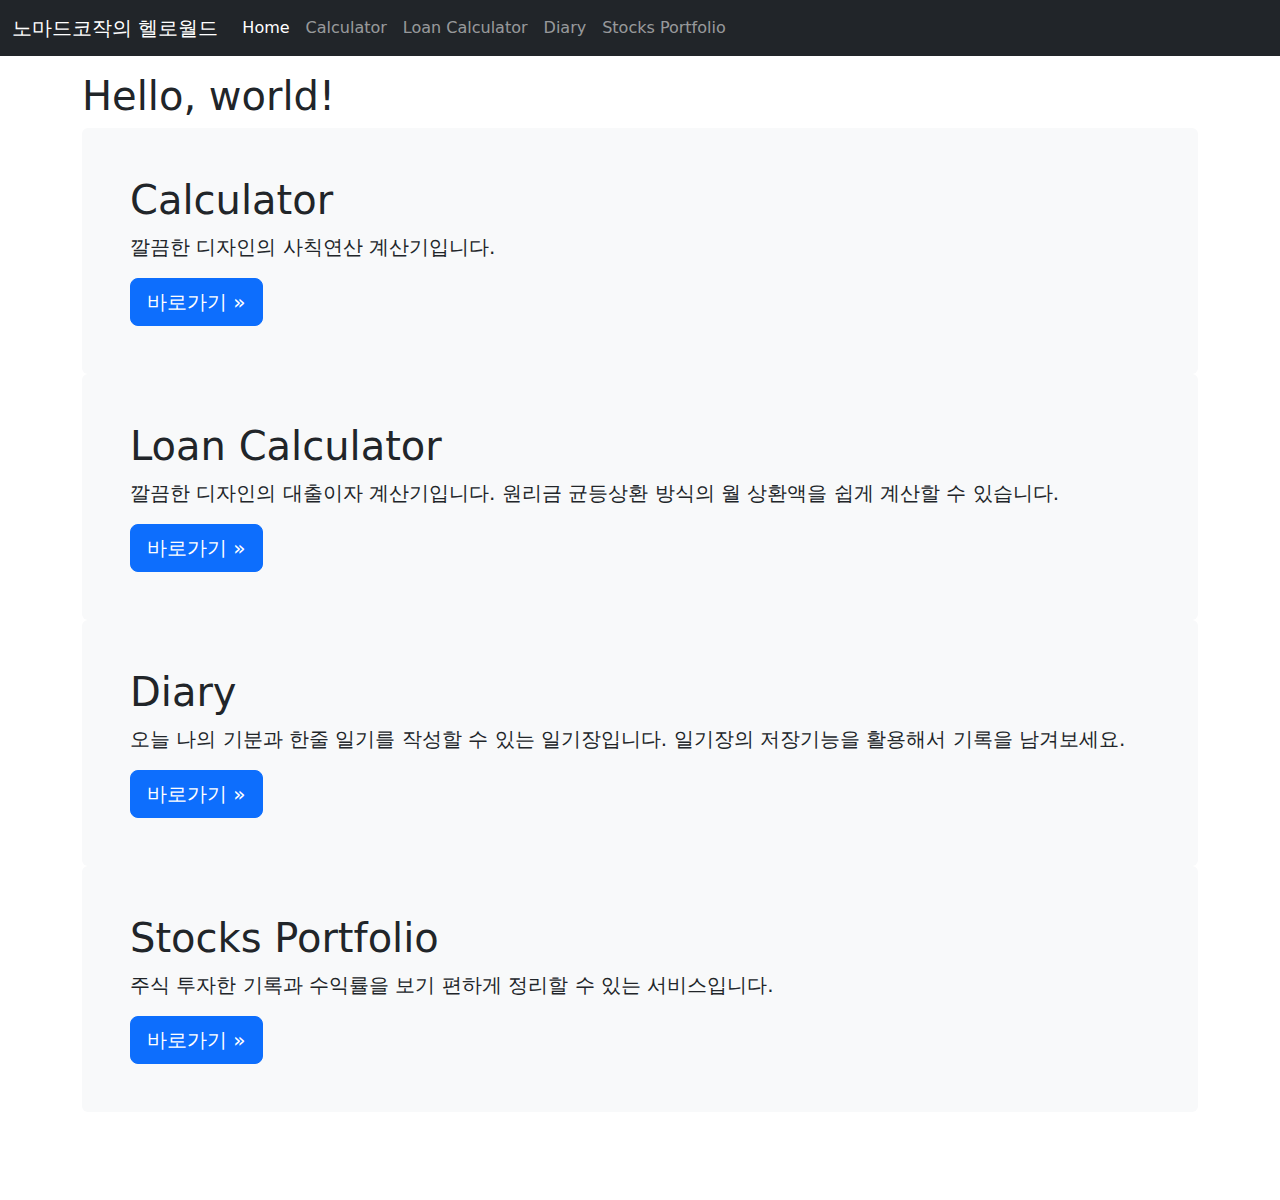
<file: index.html>
<!DOCTYPE html>
<html>

<head>
    <meta charset="UTF-8">
    <meta name="viewport" content="width=device-width, initial-scale=1" />
    <title>코작의 헬로월드</title>
    <link href="https://cdn.jsdelivr.net/npm/bootstrap@5.2.2/dist/css/bootstrap.min.css" rel="stylesheet">
    <link rel="stylesheet" href="style.css">
</head>

<body>
    <nav class="navbar navbar-expand-md navbar-dark fixed-top bg-dark">
        <div class="container-fluid">
            <a class="navbar-brand" href="/main.html">노마드코작의 헬로월드</a>
            <button class="navbar-toggler" type="button" data-bs-toggle="collapse" data-bs-target="#navbarCollapse"
                aria-controls="navbarCollapse" aria-expanded="false" aria-label="Toggle navigation">
                <span class="navbar-toggler-icon"></span>
            </button>
            <div class="collapse navbar-collapse" id="navbarCollapse">
                <ul class="navbar-nav me-auto mb-2 mb-md-0">
                    <li class="nav-item">
                        <a class="nav-link active" aria-current="page" href="/portfolio/index.html">Home</a>
                    </li>
                    <li class="nav-item">
                        <a class="nav-link" href="/portfolio/part2/index.html">Calculator</a>
                    </li>
                    <li class="nav-item">
                        <a class="nav-link" href="/portfolio/part3/index.html">Loan Calculator</a>
                    </li>
                    <li class="nav-item">
                        <a class="nav-link" href="/portfolio/part4/index.html">Diary</a>
                    </li>
                    <li class="nav-item">
                        <a class="nav-link" href="/portfolio/part5/index.html">Stocks Portfolio</a>
                    </li>
                </ul>
            </div>
        </div>
    </nav>
    
    <main class="container">
        <h1>Hello, world!</h1>
    </main>

    <script src="https://code.jquery.com/jquery-3.6.1.min.js"></script>
    <script src="https://cdn.jsdelivr.net/npm/bootstrap@5.2.2/dist/js/bootstrap.bundle.min.js"></script>
    <script src="script.js"></script>
</body>

<main class="container">
    <div class="bg-light p-5 rounded">
        <h1>Calculator</h1>
        <p class="lead">깔끔한 디자인의 사칙연산 계산기입니다.</p>
        <a class="btn btn-lg btn-primary" href="/portfolio/part2/index.html" role="button">바로가기 &raquo;</a>
    </div>
    <div class="bg-light p-5 rounded">
        <h1>Loan Calculator</h1>
        <p class="lead">깔끔한 디자인의 대출이자 계산기입니다. 원리금 균등상환 방식의 월 상환액을 쉽게 계산할 수 있습니다.</p>
        <a class="btn btn-lg btn-primary" href="/portfolio/part3/index.html" role="button">바로가기 &raquo;</a>
    </div>
    <div class="bg-light p-5 rounded">
        <h1>Diary</h1>
        <p class="lead">오늘 나의 기분과 한줄 일기를 작성할 수 있는 일기장입니다. 일기장의 저장기능을 활용해서 기록을 남겨보세요.</p>
        <a class="btn btn-lg btn-primary" href="/portfolio/part4/index.html" role="button">바로가기 &raquo;</a>
    </div>
    <div class="bg-light p-5 rounded">
        <h1>Stocks Portfolio</h1>
        <p class="lead">주식 투자한 기록과 수익률을 보기 편하게 정리할 수 있는 서비스입니다.</p>
        <a class="btn btn-lg btn-primary" href="/portfolio/part5/index.html" role="button">바로가기 &raquo;</a>
    </div>
</main>

</html>
</file>
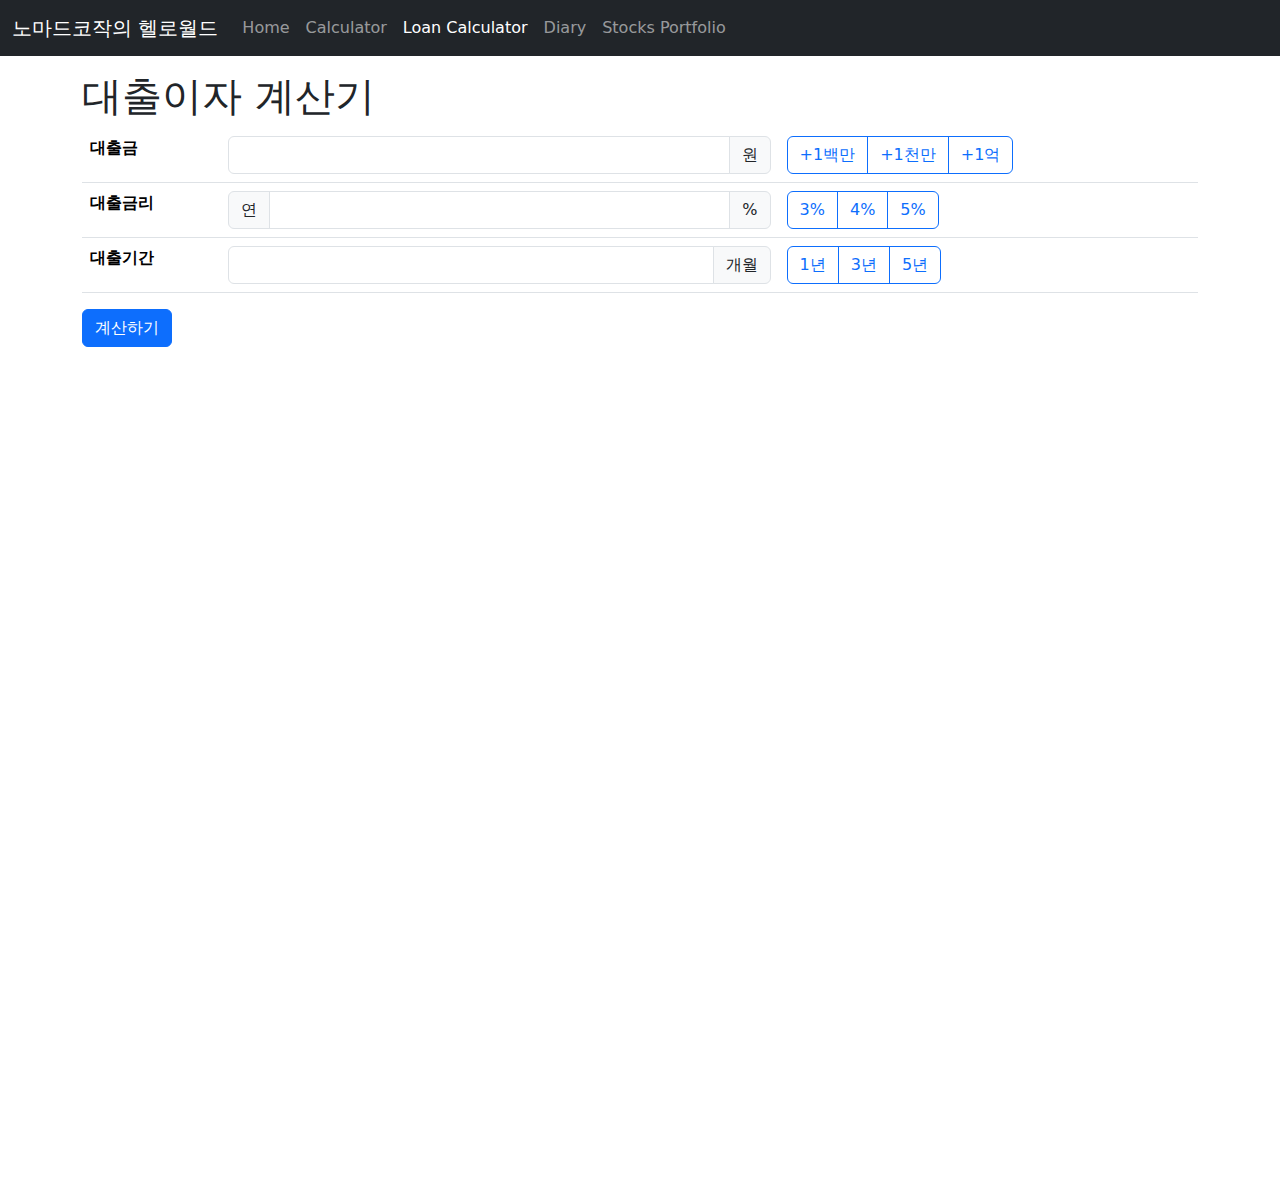
<file: part3/index.html>
<!DOCTYPE html>
<html>

<head>
    <meta charset="UTF-8">
    <meta name="viewport" content="width=device-width, initial-scale=1" />
    <title>대출이자 계산기</title>
    <link href="https://cdn.jsdelivr.net/npm/bootstrap@5.2.2/dist/css/bootstrap.min.css" rel="stylesheet">
    <link rel="stylesheet" href="style.css">
</head>

<body>
    <nav class="navbar navbar-expand-md navbar-dark fixed-top bg-dark">
        <div class="container-fluid">
            <a class="navbar-brand" href="/main.html">노마드코작의 헬로월드</a>
            <button class="navbar-toggler" type="button" data-bs-toggle="collapse" data-bs-target="#navbarCollapse"
                aria-controls="navbarCollapse" aria-expanded="false" aria-label="Toggle navigation">
                <span class="navbar-toggler-icon"></span>
            </button>
            <div class="collapse navbar-collapse" id="navbarCollapse">
                <ul class="navbar-nav me-auto mb-2 mb-md-0">
                    <li class="nav-item">
                        <a class="nav-link" aria-current="page" href="/portfolio/index.html">Home</a>
                    </li>
                    <li class="nav-item">
                        <a class="nav-link" href="/portfolio/part2/index.html">Calculator</a>
                    </li>
                    <li class="nav-item">
                        <a class="nav-link active" href="/portfolio/part3/index.html">Loan Calculator</a>
                    </li>
                    <li class="nav-item">
                        <a class="nav-link" href="/portfolio/part4/index.html">Diary</a>
                    </li>
                    <li class="nav-item">
                        <a class="nav-link" href="/portfolio/part5/index.html">Stocks Portfolio</a>
                    </li>
                </ul>
            </div>
        </div>
    </nav>

    <main class="container">
        <h1>대출이자 계산기</h1>

        <table class="table">
            <tbody>
                <tr>
                    <th scope="row">대출금</th>
                    <td>
                        <div class="input-group">
                            <input type="text" class="form-control" id="loan">
                            <span class="input-group-text">원</span> 
                        </div>
                    </td>
                    <td>
                        <div class="btn-group">
                            <button type="button" class="btn btn-outline-primary" id="loan-100">+1백만</button>
                            <button type="button" class="btn btn-outline-primary" id="loan-1000">+1천만</button>
                            <button type="button" class="btn btn-outline-primary" id="loan-10000">+1억</button>
                        </div>
                    </td>
                </tr>
                <tr>
                    <th scope="row">대출금리</th>
                    <td>
                        <div class="input-group">
                            <span class="input-group-text">연</span>
                            <input type="text" class="form-control" id="interest">
                            <span class="input-group-text">%</span> 
                        </div>
                    </td>
                    <td>
                        <div class="btn-group" role="group">
                            <button type="button" class="btn btn-outline-primary" id="interest-3">3%</button>
                            <button type="button" class="btn btn-outline-primary" id="interest-4">4%</button>
                            <button type="button" class="btn btn-outline-primary" id="interest-5">5%</button>
                        </div>
                    </td>
                </tr>
                <tr>
                    <th scope="row">대출기간</th>
                    <td>
                        <div class="input-group">
                            <input type="text" class="form-control" id="period">
                            <span class="input-group-text">개월</span> 
                        </div>
                    </td>
                    <td>
                        <div class="btn-group" role="group">
                            <button type="button" class="btn btn-outline-primary" id="period-1">1년</button>
                            <button type="button" class="btn btn-outline-primary" id="period-3">3년</button>
                            <button type="button" class="btn btn-outline-primary" id="period-5">5년</button>
                        </div>
                    </td>
                </tr>
            </tbody>
        </table>

        <button type="button" class="btn btn-primary" id="calculate">계산하기</button>

        <div id="result"></div>
    </main>

    <script src="https://code.jquery.com/jquery-3.6.1.min.js"></script>
    <script src="https://cdn.jsdelivr.net/npm/bootstrap@5.2.2/dist/js/bootstrap.bundle.min.js"></script>
    <script src="script.js"></script>
</body>
</html>
</file>
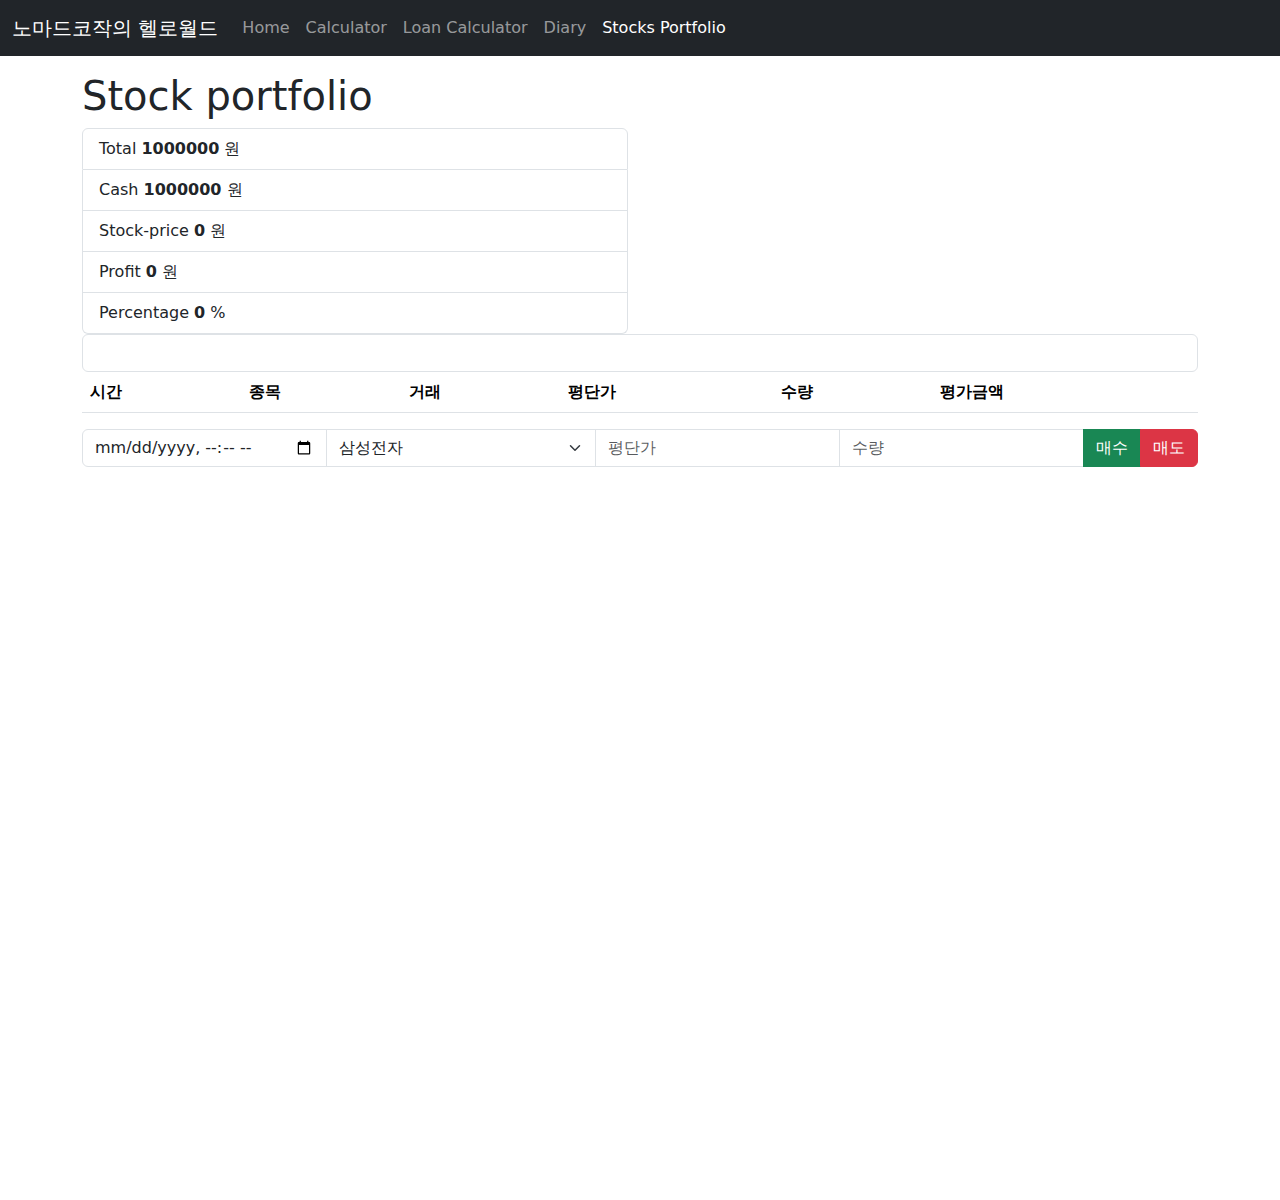
<file: part5/index.html>
<!DOCTYPE html>
<html>

<head>
    <meta charset="UTF-8">
    <meta name="viewport" content="width=device-width, initial-scale=1" />
    <title>Stock portfolio</title>
    <link href="https://cdn.jsdelivr.net/npm/bootstrap@5.2.2/dist/css/bootstrap.min.css" rel="stylesheet">
    <link rel="stylesheet" href="style.css">
</head>

<body>
    <nav class="navbar navbar-expand-md navbar-dark fixed-top bg-dark">
        <div class="container-fluid">
            <a class="navbar-brand" href="/main.html">노마드코작의 헬로월드</a>
            <button class="navbar-toggler" type="button" data-bs-toggle="collapse" data-bs-target="#navbarCollapse"
                aria-controls="navbarCollapse" aria-expanded="false" aria-label="Toggle navigation">
                <span class="navbar-toggler-icon"></span>
            </button>
            <div class="collapse navbar-collapse" id="navbarCollapse">
                <ul class="navbar-nav me-auto mb-2 mb-md-0">
                    <li class="nav-item">
                        <a class="nav-link" aria-current="page" href="/portfolio/index.html">Home</a>
                    </li>
                    <li class="nav-item">
                        <a class="nav-link" href="/portfolio/part2/index.html">Calculator</a>
                    </li>
                    <li class="nav-item">
                        <a class="nav-link" href="/portfolio/part3/index.html">Loan Calculator</a>
                    </li>
                    <li class="nav-item">
                        <a class="nav-link" href="/portfolio/part4/index.html">Diary</a>
                    </li>
                    <li class="nav-item">
                        <a class="nav-link active" href="/portfolio/part5/index.html">Stocks Portfolio</a>
                    </li>
                </ul>
            </div>
        </div>
    </nav>

    <main class="container">
        <h1>Stock portfolio</h1>

        <div class="row align-items-start">
            <div class="col">
                <ul class="list-group">
                    <li class="list-group-item">Total <b id="total">0</b> 원</li>
                    <li class="list-group-item">Cash <b id="cash">0</b> 원</li>
                    <li class="list-group-item">Stock-price <b id="stocks-price">0</b> 원</li>
                    <li class="list-group-item">Profit <b id="profit">0</b> 원</li>
                    <li class="list-group-item">Percentage <b id="percentage">0</b> %</li>
                </ul>
            </div>
            <div class="col">
                <div id="chartContainer" style="height: 200px; width: 100%;"></div>
            </div>
        </div>
        
        <input type="text" id="myInput" class="form-control" />

        <table class="table table-striped table-hover">
            <thead>
                <tr>
                    <th scope="col">시간</th>
                    <th scope="col">종목</th>
                    <th scope="col">거래</th>
                    <th scope="col">평단가</th>
                    <th scope="col">수량</th>
                    <th scope="col">평가금액</th>
                </tr>
            </thead>
            <tbody id="trade-history">
                <tr>
                    <th scope="row">2022-12-24 10:20:00</th>
                    <td>삼성전자</td>
                    <td>매수</td>
                    <td>20000</td>
                    <td>2</td>
                    <td>40000</td>
                </tr>
                <tr>
                    <th scope="row">2022-12-24 10:20:00</th>
                    <td>삼성전자</td>
                    <td>매수</td>
                    <td>20000</td>
                    <td>2</td>
                    <td>40000</td>
                </tr>
            </tbody>
        </table>

        <div class="alert alert-danger" role="alert" id="alert" style="display: none;">
            This is a primary alert—check it out!
        </div>
        
        <div class="input-group">
            <input type="datetime-local" id="datetime" class="form-control" />
        
            <select id="event" class="form-select">
                <option value="삼성전자">삼성전자</option>
                <option value="아마존">아마존</option>
                <option value="애플">애플</option>
            </select>
        
            <input type="text" id="price" placeholder="평단가" class="form-control" />
            <input type="text" id="amount" placeholder="수량" class="form-control" />
        
            <button type="button" id="buy" class="btn btn-success">매수</button>
            <button type="button" id="sell" class="btn btn-danger">매도</button>
        </div>
    </main>

    <script src="https://code.jquery.com/jquery-3.6.1.min.js"></script>
    <script src="https://cdn.jsdelivr.net/npm/bootstrap@5.2.2/dist/js/bootstrap.bundle.min.js"></script>
    <script src="jquery.timeago.js" type="text/javascript"></script>
    <script src="jquery.timeago.ko.js" type="text/javascript"></script>
    <script src="https://canvasjs.com/assets/script/jquery.canvasjs.min.js"></script>
    <script src="script.js"></script>
</body>

</html>
</file>
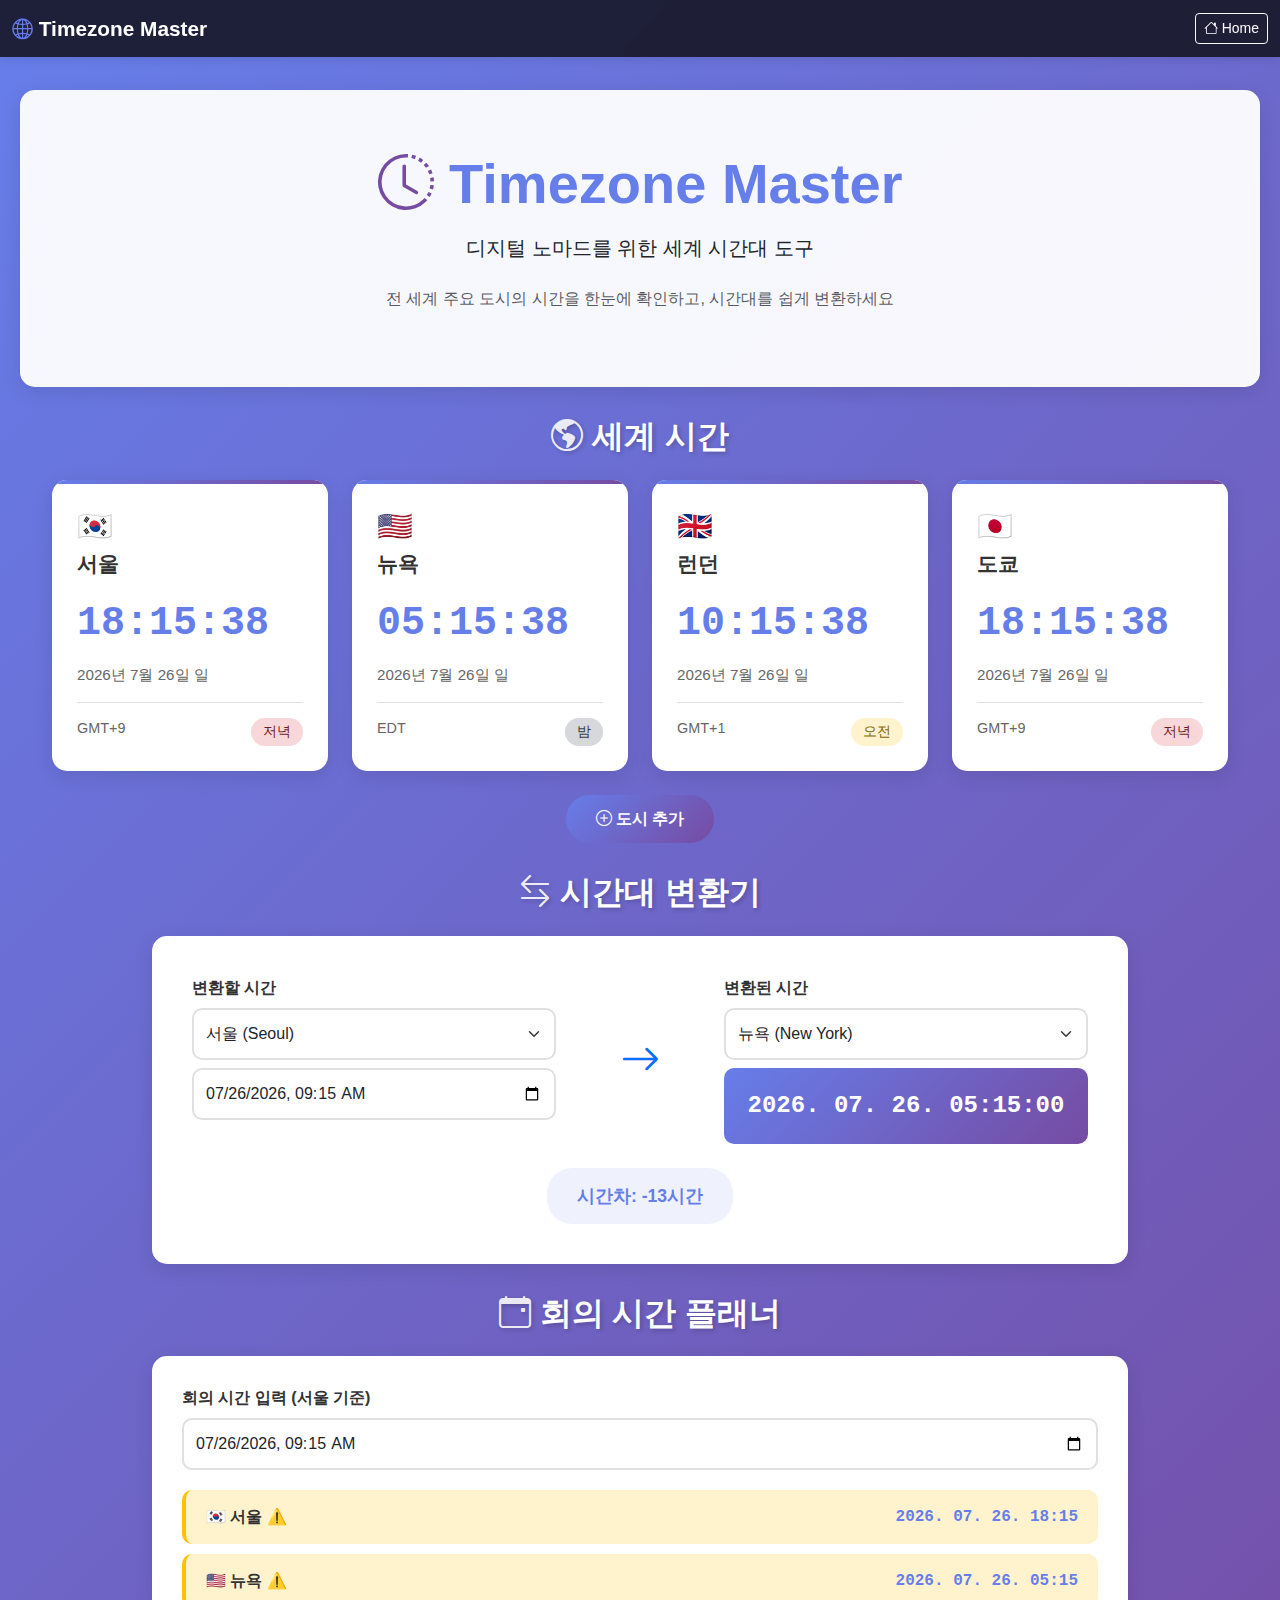
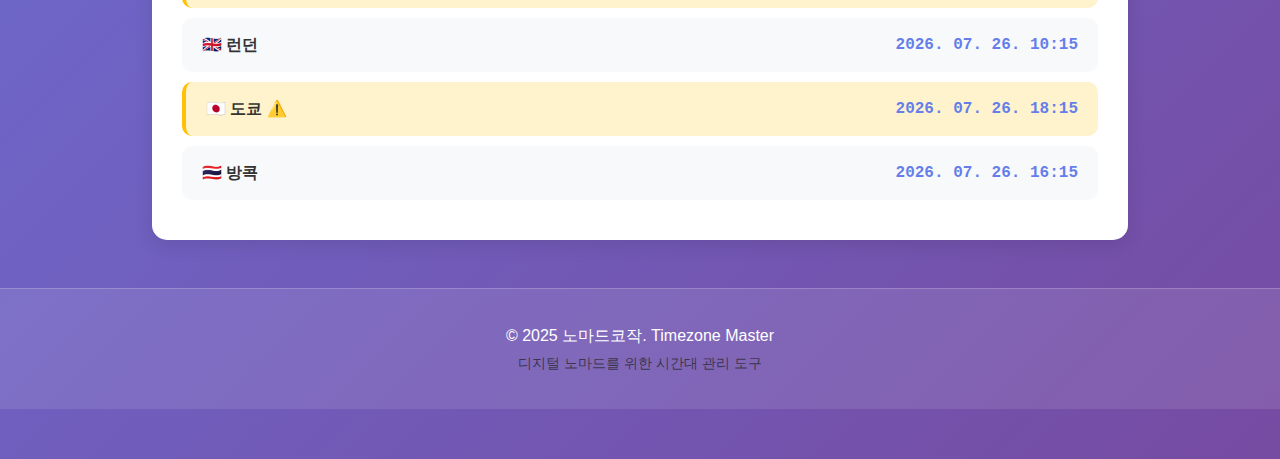
<file: part6/index.html>
<!DOCTYPE html>
<html lang="ko">
<head>
    <meta charset="UTF-8">
    <meta name="viewport" content="width=device-width, initial-scale=1.0">
    <title>Timezone Master - 노마드코작</title>
    <link href="https://cdn.jsdelivr.net/npm/bootstrap@5.2.2/dist/css/bootstrap.min.css" rel="stylesheet">
    <link rel="stylesheet" href="https://cdn.jsdelivr.net/npm/bootstrap-icons@1.10.0/font/bootstrap-icons.css">
    <link rel="stylesheet" href="style.css">
</head>
<body>
    <!-- Navbar -->
    <nav class="navbar navbar-expand-md navbar-dark fixed-top bg-dark">
        <div class="container-fluid">
            <a class="navbar-brand" href="/portfolio/index.html">
                <i class="bi bi-globe2"></i> Timezone Master
            </a>
            <a href="/portfolio/index.html" class="btn btn-outline-light btn-sm">
                <i class="bi bi-house"></i> Home
            </a>
        </div>
    </nav>

    <!-- Hero Section -->
    <section class="hero-section">
        <div class="container text-center">
            <h1 class="display-4 mb-3">
                <i class="bi bi-clock-history"></i> Timezone Master
            </h1>
            <p class="lead mb-4">디지털 노마드를 위한 세계 시간대 도구</p>
            <p class="text-muted">전 세계 주요 도시의 시간을 한눈에 확인하고, 시간대를 쉽게 변환하세요</p>
        </div>
    </section>

    <!-- World Clocks Section -->
    <section class="world-clocks-section">
        <div class="container">
            <h2 class="section-title text-center mb-4">
                <i class="bi bi-globe-americas"></i> 세계 시간
            </h2>

            <div class="row g-4" id="worldClocks">
                <!-- Clocks will be generated by JavaScript -->
            </div>

            <!-- Add City Button -->
            <div class="text-center mt-4">
                <button class="btn btn-primary" data-bs-toggle="modal" data-bs-target="#addCityModal">
                    <i class="bi bi-plus-circle"></i> 도시 추가
                </button>
            </div>
        </div>
    </section>

    <!-- Time Converter Section -->
    <section class="converter-section">
        <div class="container">
            <h2 class="section-title text-center mb-4">
                <i class="bi bi-arrow-left-right"></i> 시간대 변환기
            </h2>

            <div class="row justify-content-center">
                <div class="col-lg-10">
                    <div class="converter-card">
                        <div class="row g-3">
                            <!-- From Time -->
                            <div class="col-md-5">
                                <label class="form-label fw-bold">변환할 시간</label>
                                <select class="form-select mb-2" id="fromTimezone">
                                    <option value="Asia/Seoul">서울 (Seoul)</option>
                                    <option value="America/New_York">뉴욕 (New York)</option>
                                    <option value="Europe/London">런던 (London)</option>
                                    <option value="Asia/Tokyo">도쿄 (Tokyo)</option>
                                    <option value="Asia/Bangkok">방콕 (Bangkok)</option>
                                    <option value="Asia/Singapore">싱가포르 (Singapore)</option>
                                    <option value="Europe/Paris">파리 (Paris)</option>
                                    <option value="Asia/Dubai">두바이 (Dubai)</option>
                                    <option value="Australia/Sydney">시드니 (Sydney)</option>
                                    <option value="America/Los_Angeles">LA (Los Angeles)</option>
                                </select>
                                <input type="datetime-local" class="form-control" id="fromDateTime">
                            </div>

                            <!-- Arrow -->
                            <div class="col-md-2 d-flex align-items-center justify-content-center">
                                <i class="bi bi-arrow-right fs-1 text-primary"></i>
                            </div>

                            <!-- To Time -->
                            <div class="col-md-5">
                                <label class="form-label fw-bold">변환된 시간</label>
                                <select class="form-select mb-2" id="toTimezone">
                                    <option value="America/New_York">뉴욕 (New York)</option>
                                    <option value="Asia/Seoul">서울 (Seoul)</option>
                                    <option value="Europe/London">런던 (London)</option>
                                    <option value="Asia/Tokyo">도쿄 (Tokyo)</option>
                                    <option value="Asia/Bangkok">방콕 (Bangkok)</option>
                                    <option value="Asia/Singapore">싱가포르 (Singapore)</option>
                                    <option value="Europe/Paris">파리 (Paris)</option>
                                    <option value="Asia/Dubai">두바이 (Dubai)</option>
                                    <option value="Australia/Sydney">시드니 (Sydney)</option>
                                    <option value="America/Los_Angeles">LA (Los Angeles)</option>
                                </select>
                                <div class="result-display" id="convertedTime">
                                    시간을 선택하세요
                                </div>
                            </div>
                        </div>

                        <!-- Time Difference -->
                        <div class="text-center mt-4">
                            <div class="time-difference" id="timeDifference">
                                시간차: -
                            </div>
                        </div>
                    </div>
                </div>
            </div>
        </div>
    </section>

    <!-- Meeting Planner Section -->
    <section class="meeting-section">
        <div class="container">
            <h2 class="section-title text-center mb-4">
                <i class="bi bi-calendar-event"></i> 회의 시간 플래너
            </h2>

            <div class="row justify-content-center">
                <div class="col-lg-10">
                    <div class="meeting-card">
                        <div class="mb-3">
                            <label class="form-label fw-bold">회의 시간 입력 (서울 기준)</label>
                            <input type="datetime-local" class="form-control" id="meetingTime">
                        </div>

                        <div class="meeting-times" id="meetingTimes">
                            <!-- Meeting times will be displayed here -->
                        </div>
                    </div>
                </div>
            </div>
        </div>
    </section>

    <!-- Add City Modal -->
    <div class="modal fade" id="addCityModal" tabindex="-1">
        <div class="modal-dialog">
            <div class="modal-content">
                <div class="modal-header">
                    <h5 class="modal-title">도시 추가</h5>
                    <button type="button" class="btn-close" data-bs-dismiss="modal"></button>
                </div>
                <div class="modal-body">
                    <label class="form-label">도시 선택</label>
                    <select class="form-select" id="newCitySelect">
                        <option value="Asia/Seoul">서울 (Seoul)</option>
                        <option value="America/New_York">뉴욕 (New York)</option>
                        <option value="Europe/London">런던 (London)</option>
                        <option value="Asia/Tokyo">도쿄 (Tokyo)</option>
                        <option value="Asia/Bangkok">방콕 (Bangkok)</option>
                        <option value="Asia/Singapore">싱가포르 (Singapore)</option>
                        <option value="Europe/Paris">파리 (Paris)</option>
                        <option value="Asia/Dubai">두바이 (Dubai)</option>
                        <option value="Australia/Sydney">시드니 (Sydney)</option>
                        <option value="America/Los_Angeles">LA (Los Angeles)</option>
                        <option value="Asia/Hong_Kong">홍콩 (Hong Kong)</option>
                        <option value="Europe/Berlin">베를린 (Berlin)</option>
                        <option value="America/Toronto">토론토 (Toronto)</option>
                        <option value="Asia/Shanghai">상하이 (Shanghai)</option>
                    </select>
                </div>
                <div class="modal-footer">
                    <button type="button" class="btn btn-secondary" data-bs-dismiss="modal">취소</button>
                    <button type="button" class="btn btn-primary" onclick="addCity()">추가</button>
                </div>
            </div>
        </div>
    </div>

    <!-- Footer -->
    <footer class="footer mt-5">
        <div class="container text-center">
            <p class="mb-0">&copy; 2025 노마드코작. Timezone Master</p>
            <p class="small text-muted">디지털 노마드를 위한 시간대 관리 도구</p>
        </div>
    </footer>

    <script src="https://cdn.jsdelivr.net/npm/bootstrap@5.2.2/dist/js/bootstrap.bundle.min.js"></script>
    <script src="script.js"></script>
</body>
</html>
</file>
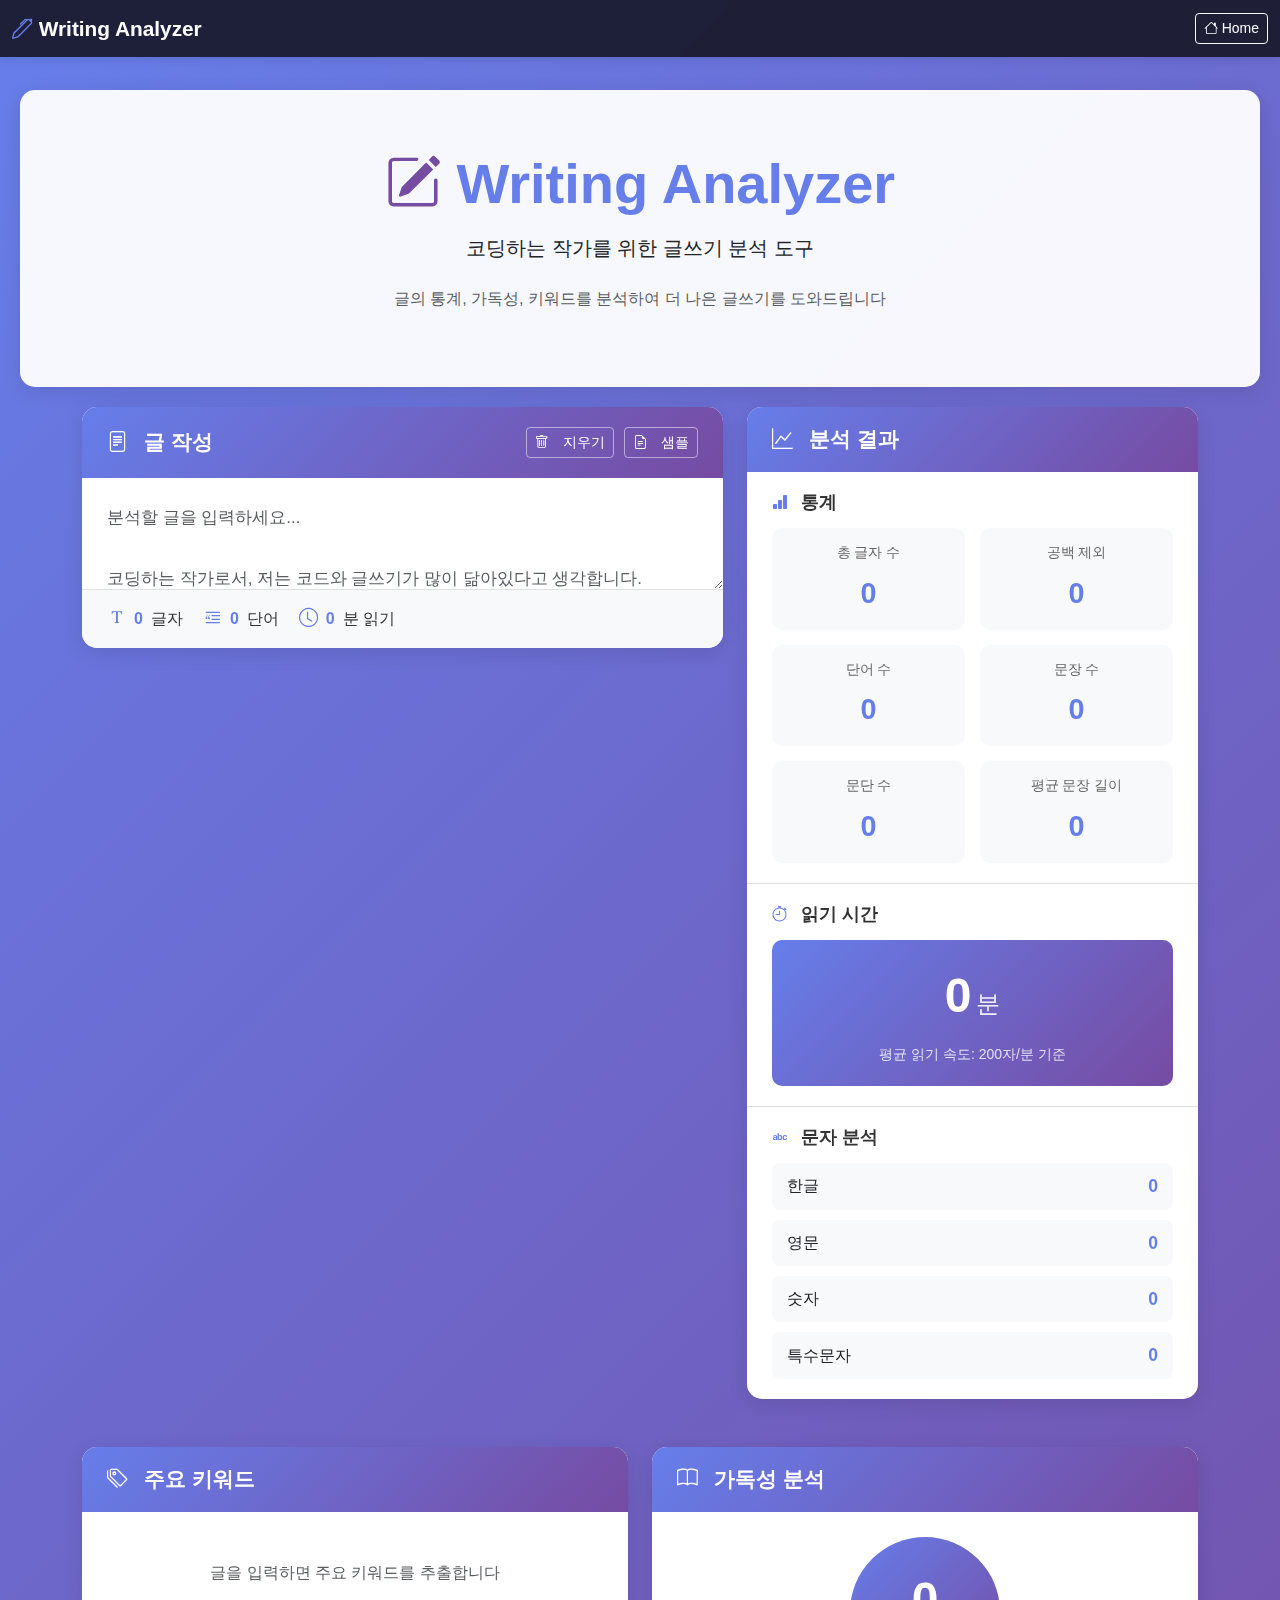
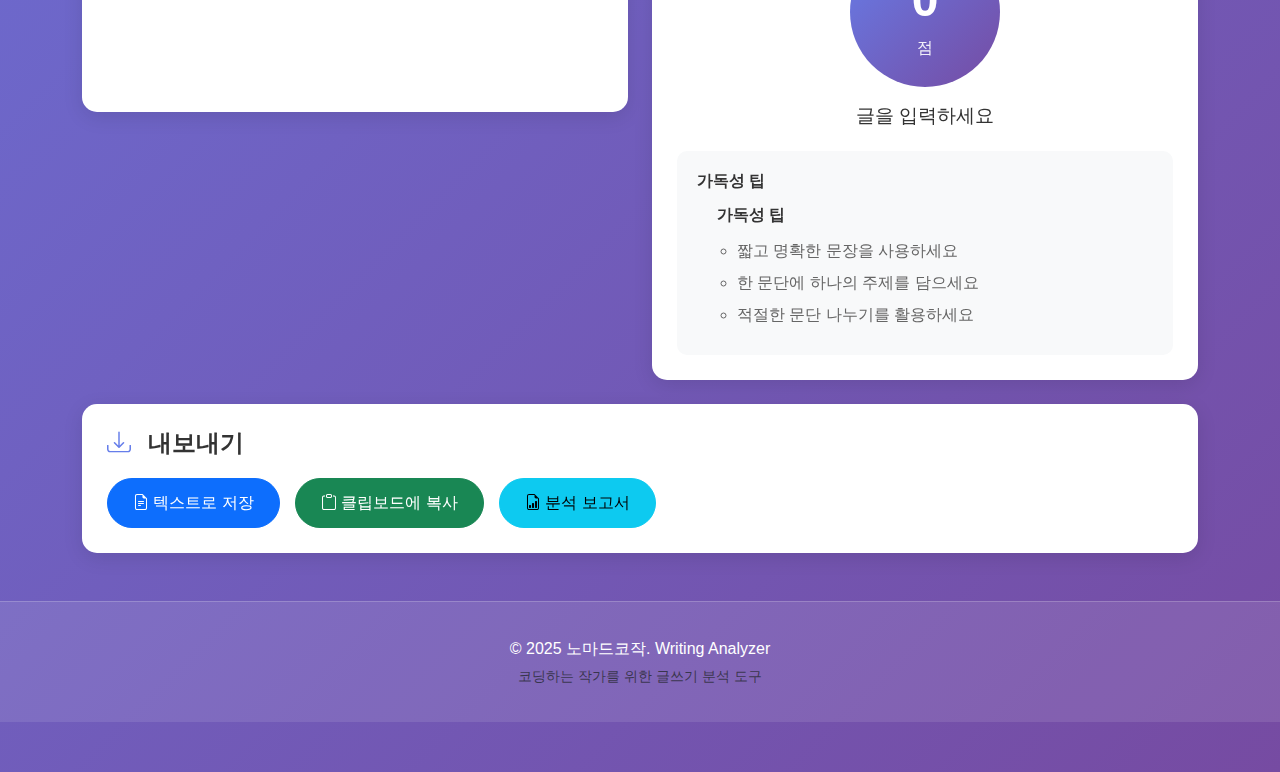
<file: part7/index.html>
<!DOCTYPE html>
<html lang="ko">
<head>
    <meta charset="UTF-8">
    <meta name="viewport" content="width=device-width, initial-scale=1.0">
    <title>Writing Analyzer - 노마드코작</title>
    <link href="https://cdn.jsdelivr.net/npm/bootstrap@5.2.2/dist/css/bootstrap.min.css" rel="stylesheet">
    <link rel="stylesheet" href="https://cdn.jsdelivr.net/npm/bootstrap-icons@1.10.0/font/bootstrap-icons.css">
    <link rel="stylesheet" href="style.css">
</head>
<body>
    <!-- Navbar -->
    <nav class="navbar navbar-expand-md navbar-dark fixed-top bg-dark">
        <div class="container-fluid">
            <a class="navbar-brand" href="/portfolio/index.html">
                <i class="bi bi-pen"></i> Writing Analyzer
            </a>
            <a href="/portfolio/index.html" class="btn btn-outline-light btn-sm">
                <i class="bi bi-house"></i> Home
            </a>
        </div>
    </nav>

    <!-- Hero Section -->
    <section class="hero-section">
        <div class="container text-center">
            <h1 class="display-4 mb-3">
                <i class="bi bi-pencil-square"></i> Writing Analyzer
            </h1>
            <p class="lead mb-4">코딩하는 작가를 위한 글쓰기 분석 도구</p>
            <p class="text-muted">글의 통계, 가독성, 키워드를 분석하여 더 나은 글쓰기를 도와드립니다</p>
        </div>
    </section>

    <!-- Main Content -->
    <section class="analyzer-section">
        <div class="container">
            <div class="row">
                <!-- Text Input Section -->
                <div class="col-lg-7 mb-4">
                    <div class="editor-card">
                        <div class="card-header">
                            <h3><i class="bi bi-file-text"></i> 글 작성</h3>
                            <div class="header-actions">
                                <button class="btn btn-sm btn-outline-secondary" onclick="clearText()">
                                    <i class="bi bi-trash"></i> 지우기
                                </button>
                                <button class="btn btn-sm btn-outline-primary" onclick="loadSample()">
                                    <i class="bi bi-file-earmark-text"></i> 샘플
                                </button>
                            </div>
                        </div>
                        <textarea
                            id="textInput"
                            class="form-control editor-textarea"
                            placeholder="분석할 글을 입력하세요...

코딩하는 작가로서, 저는 코드와 글쓰기가 많이 닮아있다고 생각합니다.
좋은 코드는 읽기 쉽고, 명확하며, 목적이 분명합니다.
글쓰기도 마찬가지입니다.

여기에 분석하고 싶은 글을 입력해보세요!"
                        ></textarea>

                        <!-- Quick Stats -->
                        <div class="quick-stats">
                            <div class="stat-badge">
                                <i class="bi bi-fonts"></i>
                                <span id="liveChars">0</span> 글자
                            </div>
                            <div class="stat-badge">
                                <i class="bi bi-blockquote-left"></i>
                                <span id="liveWords">0</span> 단어
                            </div>
                            <div class="stat-badge">
                                <i class="bi bi-clock"></i>
                                <span id="liveReadTime">0</span>분 읽기
                            </div>
                        </div>
                    </div>
                </div>

                <!-- Analysis Results Section -->
                <div class="col-lg-5 mb-4">
                    <div class="results-card">
                        <div class="card-header">
                            <h3><i class="bi bi-graph-up"></i> 분석 결과</h3>
                        </div>

                        <!-- Statistics -->
                        <div class="analysis-section">
                            <h4><i class="bi bi-bar-chart-fill"></i> 통계</h4>
                            <div class="stat-grid">
                                <div class="stat-item">
                                    <div class="stat-label">총 글자 수</div>
                                    <div class="stat-value" id="totalChars">0</div>
                                </div>
                                <div class="stat-item">
                                    <div class="stat-label">공백 제외</div>
                                    <div class="stat-value" id="charsNoSpace">0</div>
                                </div>
                                <div class="stat-item">
                                    <div class="stat-label">단어 수</div>
                                    <div class="stat-value" id="wordCount">0</div>
                                </div>
                                <div class="stat-item">
                                    <div class="stat-label">문장 수</div>
                                    <div class="stat-value" id="sentenceCount">0</div>
                                </div>
                                <div class="stat-item">
                                    <div class="stat-label">문단 수</div>
                                    <div class="stat-value" id="paragraphCount">0</div>
                                </div>
                                <div class="stat-item">
                                    <div class="stat-label">평균 문장 길이</div>
                                    <div class="stat-value" id="avgSentence">0</div>
                                </div>
                            </div>
                        </div>

                        <!-- Reading Time -->
                        <div class="analysis-section">
                            <h4><i class="bi bi-stopwatch"></i> 읽기 시간</h4>
                            <div class="reading-time-card">
                                <div class="reading-time-main">
                                    <span class="reading-time-value" id="readingTime">0</span>
                                    <span class="reading-time-unit">분</span>
                                </div>
                                <div class="reading-time-details">
                                    <small>평균 읽기 속도: 200자/분 기준</small>
                                </div>
                            </div>
                        </div>

                        <!-- Character Analysis -->
                        <div class="analysis-section">
                            <h4><i class="bi bi-alphabet"></i> 문자 분석</h4>
                            <div class="char-breakdown">
                                <div class="char-item">
                                    <span>한글</span>
                                    <span class="char-count" id="koreanCount">0</span>
                                </div>
                                <div class="char-item">
                                    <span>영문</span>
                                    <span class="char-count" id="englishCount">0</span>
                                </div>
                                <div class="char-item">
                                    <span>숫자</span>
                                    <span class="char-count" id="numberCount">0</span>
                                </div>
                                <div class="char-item">
                                    <span>특수문자</span>
                                    <span class="char-count" id="specialCount">0</span>
                                </div>
                            </div>
                        </div>
                    </div>
                </div>
            </div>

            <!-- Keywords and Advanced Analysis -->
            <div class="row mt-4">
                <!-- Keywords -->
                <div class="col-lg-6 mb-4">
                    <div class="keywords-card">
                        <div class="card-header">
                            <h3><i class="bi bi-tags"></i> 주요 키워드</h3>
                        </div>
                        <div class="keywords-content" id="keywords">
                            <p class="text-muted text-center py-4">글을 입력하면 주요 키워드를 추출합니다</p>
                        </div>
                    </div>
                </div>

                <!-- Readability -->
                <div class="col-lg-6 mb-4">
                    <div class="readability-card">
                        <div class="card-header">
                            <h3><i class="bi bi-book"></i> 가독성 분석</h3>
                        </div>
                        <div class="readability-content">
                            <div class="readability-score">
                                <div class="score-circle">
                                    <div class="score-value" id="readabilityScore">0</div>
                                    <div class="score-label">점</div>
                                </div>
                                <div class="score-description" id="readabilityDesc">
                                    글을 입력하세요
                                </div>
                            </div>
                            <div class="readability-tips mt-3">
                                <h5>가독성 팁</h5>
                                <ul id="readabilityTips">
                                    <li>짧고 명확한 문장을 사용하세요</li>
                                    <li>한 문단에 하나의 주제를 담으세요</li>
                                    <li>적절한 문단 나누기를 활용하세요</li>
                                </ul>
                            </div>
                        </div>
                    </div>
                </div>
            </div>

            <!-- Export Options -->
            <div class="row">
                <div class="col-12">
                    <div class="export-card">
                        <h4><i class="bi bi-download"></i> 내보내기</h4>
                        <div class="export-buttons">
                            <button class="btn btn-primary" onclick="exportAsText()">
                                <i class="bi bi-file-earmark-text"></i> 텍스트로 저장
                            </button>
                            <button class="btn btn-success" onclick="copyToClipboard()">
                                <i class="bi bi-clipboard"></i> 클립보드에 복사
                            </button>
                            <button class="btn btn-info" onclick="exportReport()">
                                <i class="bi bi-file-earmark-bar-graph"></i> 분석 보고서
                            </button>
                        </div>
                    </div>
                </div>
            </div>
        </div>
    </section>

    <!-- Footer -->
    <footer class="footer mt-5">
        <div class="container text-center">
            <p class="mb-0">&copy; 2025 노마드코작. Writing Analyzer</p>
            <p class="small text-muted">코딩하는 작가를 위한 글쓰기 분석 도구</p>
        </div>
    </footer>

    <script src="https://cdn.jsdelivr.net/npm/bootstrap@5.2.2/dist/js/bootstrap.bundle.min.js"></script>
    <script src="script.js"></script>
</body>
</html>
</file>
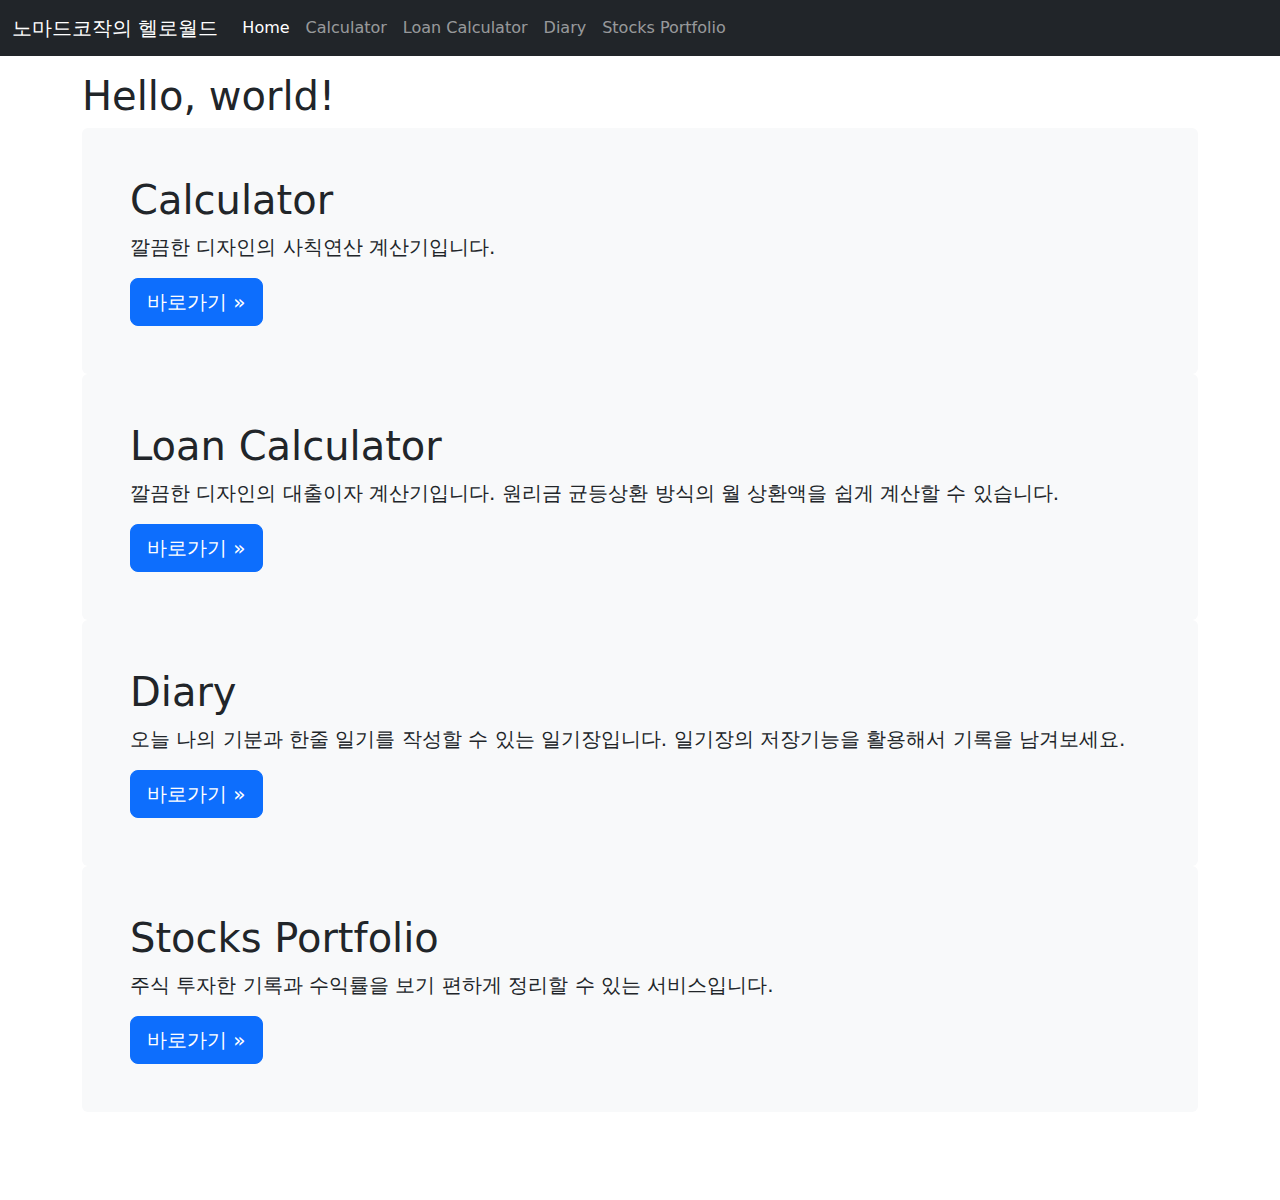
<file: main.html>
<!DOCTYPE html>
<html>

<head>
    <meta charset="UTF-8">
    <meta name="viewport" content="width=device-width, initial-scale=1" />
    <title>코작의 헬로월드</title>
    <link href="https://cdn.jsdelivr.net/npm/bootstrap@5.2.2/dist/css/bootstrap.min.css" rel="stylesheet">
    <link rel="stylesheet" href="style.css">
</head>

<body>
    <nav class="navbar navbar-expand-md navbar-dark fixed-top bg-dark">
        <div class="container-fluid">
            <a class="navbar-brand" href="/main.html">노마드코작의 헬로월드</a>
            <button class="navbar-toggler" type="button" data-bs-toggle="collapse" data-bs-target="#navbarCollapse"
                aria-controls="navbarCollapse" aria-expanded="false" aria-label="Toggle navigation">
                <span class="navbar-toggler-icon"></span>
            </button>
            <div class="collapse navbar-collapse" id="navbarCollapse">
                <ul class="navbar-nav me-auto mb-2 mb-md-0">
                    <li class="nav-item">
                        <a class="nav-link active" aria-current="page" href="/main.html">Home</a>
                    </li>
                    <li class="nav-item">
                        <a class="nav-link" href="/part2/index.html">Calculator</a>
                    </li>
                    <li class="nav-item">
                        <a class="nav-link" href="/part3/index.html">Loan Calculator</a>
                    </li>
                    <li class="nav-item">
                        <a class="nav-link" href="/part4/index.html">Diary</a>
                    </li>
                    <li class="nav-item">
                        <a class="nav-link" href="/part5/index.html">Stocks Portfolio</a>
                    </li>
                </ul>
            </div>
        </div>
    </nav>
    
    <main class="container">
        <h1>Hello, world!</h1>
    </main>

    <script src="https://code.jquery.com/jquery-3.6.1.min.js"></script>
    <script src="https://cdn.jsdelivr.net/npm/bootstrap@5.2.2/dist/js/bootstrap.bundle.min.js"></script>
    <script src="script.js"></script>
</body>

<main class="container">
    <div class="bg-light p-5 rounded">
        <h1>Calculator</h1>
        <p class="lead">깔끔한 디자인의 사칙연산 계산기입니다.</p>
        <a class="btn btn-lg btn-primary" href="/part2/index.html" role="button">바로가기 &raquo;</a>
    </div>
    <div class="bg-light p-5 rounded">
        <h1>Loan Calculator</h1>
        <p class="lead">깔끔한 디자인의 대출이자 계산기입니다. 원리금 균등상환 방식의 월 상환액을 쉽게 계산할 수 있습니다.</p>
        <a class="btn btn-lg btn-primary" href="/part3/index.html" role="button">바로가기 &raquo;</a>
    </div>
    <div class="bg-light p-5 rounded">
        <h1>Diary</h1>
        <p class="lead">오늘 나의 기분과 한줄 일기를 작성할 수 있는 일기장입니다. 일기장의 저장기능을 활용해서 기록을 남겨보세요.</p>
        <a class="btn btn-lg btn-primary" href="/part4/index.html" role="button">바로가기 &raquo;</a>
    </div>
    <div class="bg-light p-5 rounded">
        <h1>Stocks Portfolio</h1>
        <p class="lead">주식 투자한 기록과 수익률을 보기 편하게 정리할 수 있는 서비스입니다.</p>
        <a class="btn btn-lg btn-primary" href="/part5/index.html" role="button">바로가기 &raquo;</a>
    </div>
</main>

</html>
</file>
<file: style.css>
/* Show it is fixed to the top */
body {
  min-height: 75rem;
  padding-top: 4.5rem;
}
</file>
<file: part3/style.css>
body {
    min-height: 75rem;
    padding-top: 4.5rem;
}
</file>
<file: part5/style.css>
/* Show it is fixed to the top */
body {
    min-height: 75rem;
    padding-top: 4.5rem;
  }
</file>
<file: part6/style.css>
/* ============================================
   Global Styles
   ============================================ */
:root {
    --primary-color: #667eea;
    --secondary-color: #764ba2;
    --dark-bg: #1a1a2e;
    --light-bg: #f8f9fa;
    --text-dark: #333;
    --text-light: #666;
    --border-radius: 15px;
    --shadow: 0 5px 20px rgba(0, 0, 0, 0.1);
    --shadow-hover: 0 10px 30px rgba(0, 0, 0, 0.15);
}

* {
    margin: 0;
    padding: 0;
    box-sizing: border-box;
}

body {
    font-family: -apple-system, BlinkMacSystemFont, 'Segoe UI', Roboto, sans-serif;
    background: linear-gradient(135deg, #667eea 0%, #764ba2 100%);
    min-height: 100vh;
    padding-top: 70px;
    padding-bottom: 50px;
}

.container {
    max-width: 1200px;
}

/* ============================================
   Navbar
   ============================================ */
.navbar {
    backdrop-filter: blur(10px);
    background-color: rgba(26, 26, 46, 0.95) !important;
    box-shadow: 0 2px 10px rgba(0, 0, 0, 0.1);
}

.navbar-brand {
    font-weight: bold;
    font-size: 1.3rem;
}

.navbar-brand i {
    color: var(--primary-color);
}

/* ============================================
   Hero Section
   ============================================ */
.hero-section {
    background: rgba(255, 255, 255, 0.95);
    padding: 60px 20px;
    margin: 20px;
    border-radius: var(--border-radius);
    box-shadow: var(--shadow);
    animation: fadeIn 0.5s ease;
}

.hero-section h1 {
    color: var(--primary-color);
    font-weight: bold;
}

.hero-section i {
    color: var(--secondary-color);
}

/* ============================================
   Sections
   ============================================ */
.world-clocks-section,
.converter-section,
.meeting-section {
    margin: 30px 0;
}

.section-title {
    color: white;
    font-weight: bold;
    text-shadow: 2px 2px 4px rgba(0, 0, 0, 0.2);
    margin-bottom: 30px;
}

.section-title i {
    color: rgba(255, 255, 255, 0.9);
}

/* ============================================
   Clock Cards
   ============================================ */
.clock-card {
    background: white;
    border-radius: var(--border-radius);
    padding: 25px;
    box-shadow: var(--shadow);
    transition: all 0.3s ease;
    position: relative;
    overflow: hidden;
}

.clock-card::before {
    content: '';
    position: absolute;
    top: 0;
    left: 0;
    width: 100%;
    height: 4px;
    background: linear-gradient(90deg, var(--primary-color), var(--secondary-color));
}

.clock-card:hover {
    transform: translateY(-5px);
    box-shadow: var(--shadow-hover);
}

.clock-header {
    display: flex;
    justify-content: space-between;
    align-items: center;
    margin-bottom: 15px;
}

.city-name {
    font-size: 1.3rem;
    font-weight: bold;
    color: var(--text-dark);
}

.city-flag {
    font-size: 1.8rem;
}

.remove-btn {
    background: none;
    border: none;
    color: #dc3545;
    font-size: 1.2rem;
    cursor: pointer;
    opacity: 0;
    transition: opacity 0.3s ease;
}

.clock-card:hover .remove-btn {
    opacity: 1;
}

.remove-btn:hover {
    color: #c82333;
}

.current-time {
    font-size: 2.5rem;
    font-weight: bold;
    color: var(--primary-color);
    margin: 10px 0;
    font-family: 'Courier New', monospace;
}

.current-date {
    color: var(--text-light);
    font-size: 0.95rem;
}

.timezone-info {
    display: flex;
    justify-content: space-between;
    margin-top: 15px;
    padding-top: 15px;
    border-top: 1px solid #e0e0e0;
}

.timezone-offset {
    color: var(--text-light);
    font-size: 0.9rem;
}

.time-status {
    padding: 4px 12px;
    border-radius: 20px;
    font-size: 0.85rem;
    font-weight: 500;
}

.status-morning {
    background: #fff3cd;
    color: #856404;
}

.status-afternoon {
    background: #d1ecf1;
    color: #0c5460;
}

.status-evening {
    background: #f8d7da;
    color: #721c24;
}

.status-night {
    background: #d6d8db;
    color: #383d41;
}

/* ============================================
   Converter Card
   ============================================ */
.converter-card {
    background: white;
    border-radius: var(--border-radius);
    padding: 40px;
    box-shadow: var(--shadow);
}

.result-display {
    background: linear-gradient(135deg, var(--primary-color), var(--secondary-color));
    color: white;
    padding: 20px;
    border-radius: 10px;
    font-size: 1.5rem;
    font-weight: bold;
    text-align: center;
    font-family: 'Courier New', monospace;
}

.time-difference {
    background: rgba(102, 126, 234, 0.1);
    padding: 15px 30px;
    border-radius: 25px;
    display: inline-block;
    color: var(--primary-color);
    font-weight: bold;
    font-size: 1.1rem;
}

/* ============================================
   Meeting Card
   ============================================ */
.meeting-card {
    background: white;
    border-radius: var(--border-radius);
    padding: 30px;
    box-shadow: var(--shadow);
}

.meeting-times {
    margin-top: 20px;
}

.meeting-time-item {
    background: var(--light-bg);
    padding: 15px 20px;
    margin-bottom: 10px;
    border-radius: 10px;
    display: flex;
    justify-content: space-between;
    align-items: center;
    transition: all 0.3s ease;
}

.meeting-time-item:hover {
    background: rgba(102, 126, 234, 0.1);
    transform: translateX(5px);
}

.meeting-city {
    font-weight: bold;
    color: var(--text-dark);
}

.meeting-time {
    color: var(--primary-color);
    font-weight: 600;
    font-family: 'Courier New', monospace;
}

.meeting-warning {
    background: #fff3cd;
    border-left: 4px solid #ffc107;
}

.meeting-warning .meeting-city::after {
    content: ' ⚠️';
}

/* ============================================
   Form Elements
   ============================================ */
.form-select,
.form-control {
    border-radius: 10px;
    border: 2px solid #e0e0e0;
    padding: 12px;
    transition: all 0.3s ease;
}

.form-select:focus,
.form-control:focus {
    border-color: var(--primary-color);
    box-shadow: 0 0 0 0.2rem rgba(102, 126, 234, 0.25);
}

.form-label {
    color: var(--text-dark);
    margin-bottom: 8px;
}

/* ============================================
   Buttons
   ============================================ */
.btn-primary {
    background: linear-gradient(135deg, var(--primary-color), var(--secondary-color));
    border: none;
    border-radius: 25px;
    padding: 12px 30px;
    font-weight: 600;
    transition: all 0.3s ease;
}

.btn-primary:hover {
    transform: translateY(-2px);
    box-shadow: 0 5px 15px rgba(102, 126, 234, 0.4);
}

/* ============================================
   Modal
   ============================================ */
.modal-content {
    border-radius: var(--border-radius);
    border: none;
}

.modal-header {
    background: linear-gradient(135deg, var(--primary-color), var(--secondary-color));
    color: white;
    border-radius: var(--border-radius) var(--border-radius) 0 0;
}

.modal-header .btn-close {
    filter: brightness(0) invert(1);
}

/* ============================================
   Footer
   ============================================ */
.footer {
    background: rgba(255, 255, 255, 0.1);
    color: white;
    padding: 30px 0;
    margin-top: 50px;
    border-top: 1px solid rgba(255, 255, 255, 0.2);
}

.footer p {
    margin: 5px 0;
}

/* ============================================
   Animations
   ============================================ */
@keyframes fadeIn {
    from {
        opacity: 0;
        transform: translateY(20px);
    }
    to {
        opacity: 1;
        transform: translateY(0);
    }
}

@keyframes pulse {
    0%, 100% {
        opacity: 1;
    }
    50% {
        opacity: 0.7;
    }
}

.pulse {
    animation: pulse 2s ease-in-out infinite;
}

/* ============================================
   Responsive Design
   ============================================ */
@media (max-width: 768px) {
    .hero-section {
        padding: 40px 20px;
        margin: 10px;
    }

    .hero-section h1 {
        font-size: 2rem;
    }

    .converter-card,
    .meeting-card {
        padding: 20px;
    }

    .current-time {
        font-size: 2rem;
    }

    .result-display {
        font-size: 1.2rem;
        padding: 15px;
    }

    .meeting-time-item {
        flex-direction: column;
        text-align: center;
        gap: 5px;
    }
}

/* ============================================
   Utility Classes
   ============================================ */
.text-gradient {
    background: linear-gradient(135deg, var(--primary-color), var(--secondary-color));
    -webkit-background-clip: text;
    -webkit-text-fill-color: transparent;
    background-clip: text;
}

.card-fade-in {
    animation: fadeIn 0.5s ease;
}
</file>
<file: part7/style.css>
/* ============================================
   Global Styles
   ============================================ */
:root {
    --primary-color: #667eea;
    --secondary-color: #764ba2;
    --success-color: #28a745;
    --info-color: #17a2b8;
    --warning-color: #ffc107;
    --dark-bg: #1a1a2e;
    --light-bg: #f8f9fa;
    --text-dark: #333;
    --text-light: #666;
    --border-radius: 15px;
    --shadow: 0 5px 20px rgba(0, 0, 0, 0.1);
    --shadow-hover: 0 10px 30px rgba(0, 0, 0, 0.15);
}

* {
    margin: 0;
    padding: 0;
    box-sizing: border-box;
}

body {
    font-family: -apple-system, BlinkMacSystemFont, 'Segoe UI', Roboto, sans-serif;
    background: linear-gradient(135deg, #667eea 0%, #764ba2 100%);
    min-height: 100vh;
    padding-top: 70px;
    padding-bottom: 50px;
}

/* ============================================
   Navbar
   ============================================ */
.navbar {
    backdrop-filter: blur(10px);
    background-color: rgba(26, 26, 46, 0.95) !important;
    box-shadow: 0 2px 10px rgba(0, 0, 0, 0.1);
}

.navbar-brand {
    font-weight: bold;
    font-size: 1.3rem;
}

.navbar-brand i {
    color: var(--primary-color);
}

/* ============================================
   Hero Section
   ============================================ */
.hero-section {
    background: rgba(255, 255, 255, 0.95);
    padding: 60px 20px;
    margin: 20px;
    border-radius: var(--border-radius);
    box-shadow: var(--shadow);
    animation: fadeIn 0.5s ease;
}

.hero-section h1 {
    color: var(--primary-color);
    font-weight: bold;
}

.hero-section i {
    color: var(--secondary-color);
}

/* ============================================
   Cards
   ============================================ */
.editor-card,
.results-card,
.keywords-card,
.readability-card,
.export-card {
    background: white;
    border-radius: var(--border-radius);
    box-shadow: var(--shadow);
    overflow: hidden;
}

.card-header {
    background: linear-gradient(135deg, var(--primary-color), var(--secondary-color));
    color: white;
    padding: 20px 25px;
    display: flex;
    justify-content: space-between;
    align-items: center;
}

.card-header h3 {
    margin: 0;
    font-size: 1.3rem;
    font-weight: 600;
}

.card-header i {
    margin-right: 10px;
}

.header-actions {
    display: flex;
    gap: 10px;
}

.header-actions .btn {
    color: white;
    border-color: rgba(255, 255, 255, 0.5);
}

.header-actions .btn:hover {
    background: rgba(255, 255, 255, 0.2);
    border-color: white;
}

/* ============================================
   Editor
   ============================================ */
.editor-textarea {
    width: 100%;
    min-height: 400px;
    padding: 25px;
    border: none;
    font-size: 1.05rem;
    line-height: 1.8;
    resize: vertical;
    font-family: 'Noto Sans KR', -apple-system, sans-serif;
}

.editor-textarea:focus {
    outline: none;
    box-shadow: none;
}

.quick-stats {
    padding: 15px 25px;
    background: var(--light-bg);
    display: flex;
    gap: 20px;
    flex-wrap: wrap;
    border-top: 1px solid #e0e0e0;
}

.stat-badge {
    display: flex;
    align-items: center;
    gap: 8px;
    color: var(--text-dark);
    font-weight: 500;
}

.stat-badge i {
    color: var(--primary-color);
    font-size: 1.2rem;
}

.stat-badge span {
    font-weight: 600;
    color: var(--primary-color);
}

/* ============================================
   Analysis Results
   ============================================ */
.results-card {
    position: sticky;
    top: 90px;
}

.analysis-section {
    padding: 20px 25px;
    border-bottom: 1px solid #e0e0e0;
}

.analysis-section:last-child {
    border-bottom: none;
}

.analysis-section h4 {
    font-size: 1.1rem;
    color: var(--text-dark);
    margin-bottom: 15px;
    font-weight: 600;
}

.analysis-section h4 i {
    color: var(--primary-color);
    margin-right: 8px;
    font-size: 1rem;
}

/* Statistics Grid */
.stat-grid {
    display: grid;
    grid-template-columns: repeat(2, 1fr);
    gap: 15px;
}

.stat-item {
    background: var(--light-bg);
    padding: 15px;
    border-radius: 10px;
    text-align: center;
    transition: all 0.3s ease;
}

.stat-item:hover {
    background: rgba(102, 126, 234, 0.1);
    transform: translateY(-2px);
}

.stat-label {
    font-size: 0.85rem;
    color: var(--text-light);
    margin-bottom: 8px;
}

.stat-value {
    font-size: 1.8rem;
    font-weight: bold;
    color: var(--primary-color);
}

/* Reading Time */
.reading-time-card {
    background: linear-gradient(135deg, var(--primary-color), var(--secondary-color));
    color: white;
    padding: 20px;
    border-radius: 10px;
    text-align: center;
}

.reading-time-main {
    display: flex;
    align-items: baseline;
    justify-content: center;
    gap: 5px;
}

.reading-time-value {
    font-size: 3rem;
    font-weight: bold;
}

.reading-time-unit {
    font-size: 1.5rem;
    opacity: 0.9;
}

.reading-time-details {
    margin-top: 10px;
    opacity: 0.8;
}

/* Character Analysis */
.char-breakdown {
    display: flex;
    flex-direction: column;
    gap: 10px;
}

.char-item {
    display: flex;
    justify-content: space-between;
    align-items: center;
    padding: 10px 15px;
    background: var(--light-bg);
    border-radius: 8px;
}

.char-count {
    font-weight: bold;
    color: var(--primary-color);
    font-size: 1.1rem;
}

/* ============================================
   Keywords
   ============================================ */
.keywords-content {
    padding: 25px;
    min-height: 200px;
}

.keyword-cloud {
    display: flex;
    flex-wrap: wrap;
    gap: 10px;
}

.keyword-tag {
    background: linear-gradient(135deg, var(--primary-color), var(--secondary-color));
    color: white;
    padding: 8px 16px;
    border-radius: 20px;
    font-weight: 500;
    display: inline-flex;
    align-items: center;
    gap: 8px;
    transition: all 0.3s ease;
    animation: fadeIn 0.3s ease;
}

.keyword-tag:hover {
    transform: translateY(-2px);
    box-shadow: 0 5px 15px rgba(102, 126, 234, 0.4);
}

.keyword-count {
    background: rgba(255, 255, 255, 0.3);
    padding: 2px 8px;
    border-radius: 10px;
    font-size: 0.85rem;
}

/* ============================================
   Readability
   ============================================ */
.readability-content {
    padding: 25px;
}

.readability-score {
    text-align: center;
    margin-bottom: 20px;
}

.score-circle {
    width: 150px;
    height: 150px;
    border-radius: 50%;
    background: linear-gradient(135deg, var(--primary-color), var(--secondary-color));
    display: inline-flex;
    flex-direction: column;
    align-items: center;
    justify-content: center;
    color: white;
    margin-bottom: 15px;
}

.score-value {
    font-size: 3rem;
    font-weight: bold;
}

.score-label {
    font-size: 1rem;
    opacity: 0.9;
}

.score-description {
    font-size: 1.2rem;
    color: var(--text-dark);
    font-weight: 500;
}

.readability-tips {
    background: var(--light-bg);
    padding: 20px;
    border-radius: 10px;
}

.readability-tips h5 {
    color: var(--text-dark);
    margin-bottom: 15px;
    font-size: 1rem;
    font-weight: 600;
}

.readability-tips ul {
    margin: 0;
    padding-left: 20px;
    color: var(--text-light);
}

.readability-tips li {
    margin-bottom: 8px;
}

/* ============================================
   Export Card
   ============================================ */
.export-card {
    background: white;
    padding: 25px;
    border-radius: var(--border-radius);
    box-shadow: var(--shadow);
}

.export-card h4 {
    color: var(--text-dark);
    margin-bottom: 20px;
    font-weight: 600;
}

.export-card h4 i {
    color: var(--primary-color);
    margin-right: 10px;
}

.export-buttons {
    display: flex;
    gap: 15px;
    flex-wrap: wrap;
}

.export-buttons .btn {
    border-radius: 25px;
    padding: 12px 25px;
    font-weight: 500;
    transition: all 0.3s ease;
}

.export-buttons .btn:hover {
    transform: translateY(-2px);
    box-shadow: 0 5px 15px rgba(0, 0, 0, 0.2);
}

/* ============================================
   Footer
   ============================================ */
.footer {
    background: rgba(255, 255, 255, 0.1);
    color: white;
    padding: 30px 0;
    margin-top: 50px;
    border-top: 1px solid rgba(255, 255, 255, 0.2);
}

.footer p {
    margin: 5px 0;
}

/* ============================================
   Animations
   ============================================ */
@keyframes fadeIn {
    from {
        opacity: 0;
        transform: translateY(10px);
    }
    to {
        opacity: 1;
        transform: translateY(0);
    }
}

@keyframes pulse {
    0%, 100% {
        transform: scale(1);
    }
    50% {
        transform: scale(1.05);
    }
}

/* ============================================
   Responsive Design
   ============================================ */
@media (max-width: 992px) {
    .results-card {
        position: static;
    }

    .stat-grid {
        grid-template-columns: repeat(2, 1fr);
    }
}

@media (max-width: 768px) {
    .hero-section {
        padding: 40px 20px;
        margin: 10px;
    }

    .hero-section h1 {
        font-size: 2rem;
    }

    .editor-textarea {
        min-height: 300px;
        font-size: 1rem;
    }

    .stat-grid {
        grid-template-columns: 1fr;
    }

    .quick-stats {
        flex-direction: column;
        gap: 10px;
    }

    .export-buttons {
        flex-direction: column;
    }

    .export-buttons .btn {
        width: 100%;
    }

    .score-circle {
        width: 120px;
        height: 120px;
    }

    .score-value {
        font-size: 2.5rem;
    }
}

/* ============================================
   Utility Classes
   ============================================ */
.text-gradient {
    background: linear-gradient(135deg, var(--primary-color), var(--secondary-color));
    -webkit-background-clip: text;
    -webkit-text-fill-color: transparent;
    background-clip: text;
}

.pulse-animation {
    animation: pulse 2s ease-in-out infinite;
}
</file>
